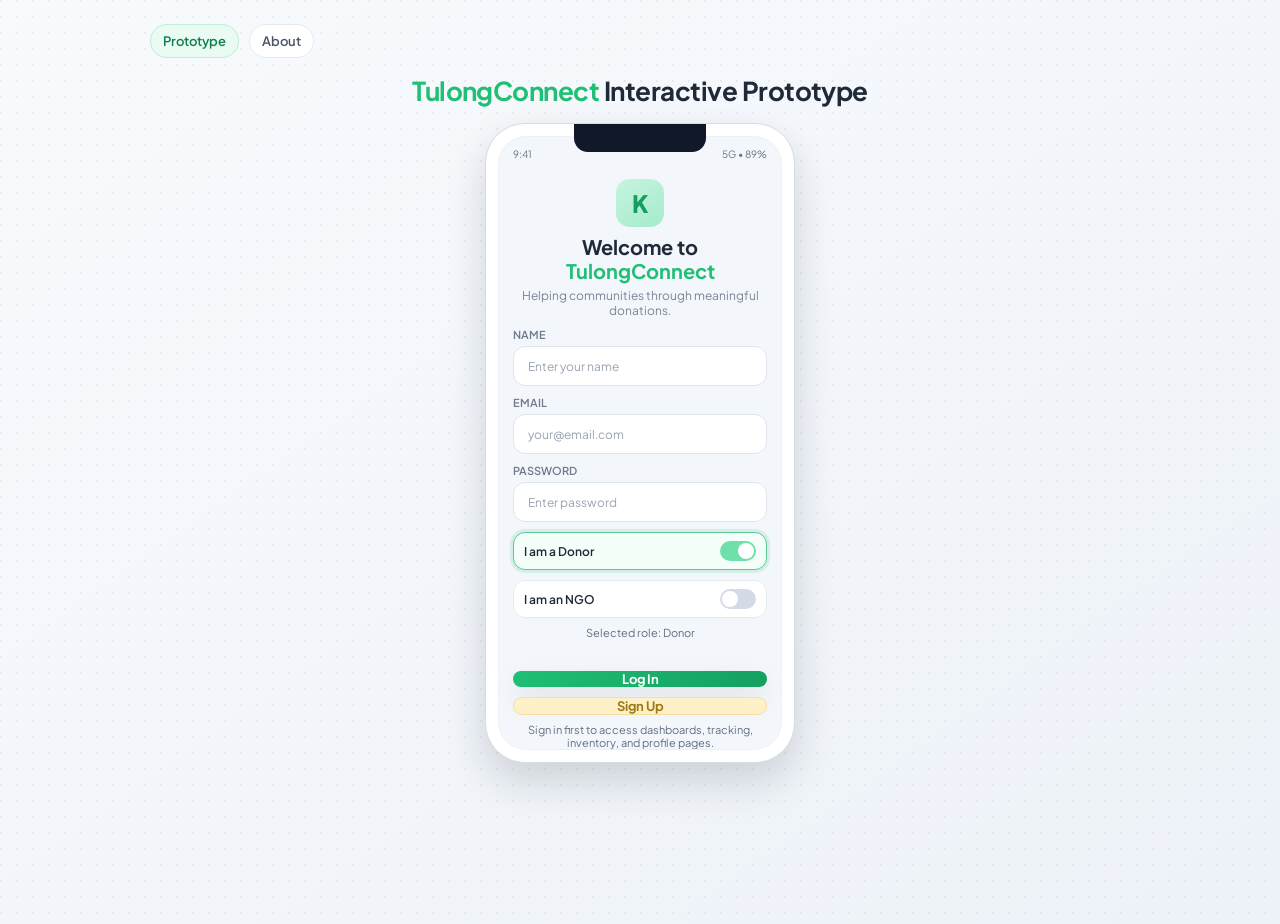
<file: index.html>
<!DOCTYPE html>
<html lang="en">
<head>
  <meta charset="UTF-8" />
  <meta name="viewport" content="width=device-width, initial-scale=1.0" />
  <title>TulongConnect Prototype</title>
  <link rel="preconnect" href="https://fonts.googleapis.com" />
  <link rel="preconnect" href="https://fonts.gstatic.com" crossorigin />
  <link href="https://fonts.googleapis.com/css2?family=Plus+Jakarta+Sans:wght@400;500;600;700;800&display=swap" rel="stylesheet" />
  <link rel="stylesheet" href="./style.css" />
</head>
<body>
  <main class="page">
    <div class="top-links">
      <a class="chip active" href="./index.html">Prototype</a>
      <a class="chip" href="./about.html">About</a>
    </div>

    <div class="title">
      <h1><span class="brand">TulongConnect</span> Interactive Prototype</h1>
    </div>

    <section class="stage">
      <div class="phone">
        <div class="screen-wrap">
          <div class="status"><span>9:41</span><span>5G • 89%</span></div>

          <section class="screen active" id="login">
            <div class="header">
              <div class="logo">K</div>
              <h2 class="h2">Welcome to <span class="brand">TulongConnect</span></h2>
              <p class="sub">Helping communities through meaningful donations.</p>
            </div>
            <div class="input"><label>NAME</label><div class="field"><input class="field-input" id="login-name" type="text" placeholder="Enter your name" /></div></div>
            <div class="input"><label>EMAIL</label><div class="field"><input class="field-input" id="login-email" type="email" placeholder="your@email.com" /></div></div>
            <div class="input"><label>PASSWORD</label><div class="field"><input class="field-input" id="login-password" type="password" placeholder="Enter password" /></div></div>
            <a class="toggle-row role-toggle active-role" data-role="donor"><span style="font-size:12px;font-weight:600">I am a Donor</span><span class="switch"></span></a>
            <a class="toggle-row role-toggle" data-role="ngo"><span style="font-size:12px;font-weight:600">I am an NGO</span><span class="switch"></span></a>
            <p class="role-note" id="role-note">Selected role: Donor</p>
            <p class="input-error" id="login-error"></p>
            <a class="btn btn-green" id="login-submit">Log In</a>
            <a class="btn btn-yellow nav" data-to="signup">Sign Up</a>
            <p class="role-note">Sign in first to access dashboards, tracking, inventory, and profile pages.</p>
          </section>

          <section class="screen" id="signup">
            <div class="header">
              <div class="logo">+</div>
              <h2 class="h2">Create Account</h2>
              <p class="sub">Join as donor or NGO partner.</p>
            </div>
            <div class="input"><label>ORGANIZATION / FULL NAME</label><div class="field"><input class="field-input" id="signup-name" type="text" placeholder="Enter details" /></div></div>
            <div class="input"><label>EMAIL</label><div class="field"><input class="field-input" id="signup-email" type="email" placeholder="name@email.com" /></div></div>
            <div class="input"><label>PASSWORD</label><div class="field"><input class="field-input" id="signup-password" type="password" placeholder="Create a password" /></div></div>
            <p class="input-error" id="signup-error"></p>
            <a class="btn btn-green" id="create-donor-account">Create as Donor</a>
            <a class="btn btn-yellow" id="create-ngo-account">Create as NGO</a>
            <a class="btn btn-pink nav" data-to="login">Back to Login</a>
          </section>

          <section class="screen" id="donor-dashboard">
            <div class="top-nav">
              <div><div class="subname">Welcome back, donor</div><div class="name">TulongConnect</div></div>
              <div class="top-actions">
                <a class="icon nav" data-to="donation-history" title="History">📜</a>
                <a class="icon switch-account" title="Switch Account">⇄</a>
                <a class="icon logout" title="Log Out">⎋</a>
              </div>
            </div>
            <div class="search">🔎 <input class="field-input" type="search" placeholder="Search NGOs or campaigns" /></div>
            <div class="card">
              <div class="row-between"><h3 class="ngo-title">Hope Harbor Foundation</h3><span class="badge">Urgent</span></div>
              <p class="desc">Needs Food Packs and Hygiene Kits.</p>
              <div class="row-between"><span class="desc">Need: Food + Hygiene</span><a class="mini-btn nav" data-to="donation-builder">Donate</a></div>
            </div>
            <div class="card">
              <div class="row-between"><h3 class="ngo-title">CareBridge NGO</h3><span class="badge">Active</span></div>
              <p class="desc">Needs clothes and school supplies.</p>
              <div class="row-between"><span class="desc">Need: Clothes + School</span><a class="mini-btn nav" data-to="donation-builder">Donate</a></div>
            </div>
            <div class="split">
              <a class="btn btn-green nav" data-to="donation-builder">Plan Donation</a>
              <a class="btn btn-yellow nav" data-to="donation-history">Donation History</a>
            </div>
            <div class="bottom-nav">
              <a class="nav-item active nav" data-to="donor-dashboard"><span class="nav-dot">⌂</span><span>Home</span></a>
              <a class="nav-item nav" data-to="donation-history"><span class="nav-dot">♥</span><span>Donations</span></a>
              <a class="nav-item nav" data-to="donor-profile"><span class="nav-dot">◉</span><span>Profile</span></a>
            </div>
          </section>

          <section class="screen" id="donation-builder">
            <div class="top-nav"><div class="name" style="color:#1f2937">Plan Your Donation</div><a class="icon nav" data-to="donor-dashboard">↩</a></div>
            <div class="card">
              <strong style="font-size:12px">Choose NGO</strong>
              <div class="field" style="margin-top:8px"><select class="select-input"><option>Hope Harbor Foundation</option><option>CareBridge NGO</option><option>GreenEarth Relief</option><option>Hands of Care Network</option><option>Unity Outreach Alliance</option></select></div>
            </div>
            <div class="card">
              <strong style="font-size:12px">Categories and Quantity</strong>
              <div class="split" style="margin-top:8px">
                <div class="field"><select class="select-input"><option>Food Packs</option><option>Clothes</option><option>Medical Supplies</option><option>Hygiene Kits</option><option>School Supplies</option><option>Baby Essentials</option></select></div>
                <div class="field"><input class="field-input" type="number" min="1" placeholder="Qty" /></div>
              </div>
              <div class="split" style="margin-top:8px">
                <div class="field"><select class="select-input"><option>Medical Supplies</option><option>Food Packs</option><option>Clothes</option></select></div>
                <div class="field"><input class="field-input" type="number" min="1" placeholder="Qty" /></div>
              </div>
            </div>
            <div class="split">
              <a class="btn btn-yellow nav" data-to="donor-dashboard">Save Draft</a>
              <a class="btn btn-green nav" data-to="donation-history">Submit Donation</a>
            </div>
            <div class="bottom-nav">
              <a class="nav-item nav" data-to="donor-dashboard"><span class="nav-dot">⌂</span><span>Home</span></a>
              <a class="nav-item active nav" data-to="donation-history"><span class="nav-dot">♥</span><span>Donations</span></a>
              <a class="nav-item nav" data-to="donor-profile"><span class="nav-dot">◉</span><span>Profile</span></a>
            </div>
          </section>

          <section class="screen" id="donation-history">
            <div class="top-nav"><div class="name" style="color:#1f2937">Donation History</div><a class="icon nav" data-to="donor-dashboard">↩</a></div>
            <div class="card"><div class="row-between"><strong style="font-size:12px">Total Donations</strong><span class="badge">18 Records</span></div><p class="desc">Recipient, item category, and quantity per donation.</p></div>
            <div class="card"><div class="row-between"><strong style="font-size:11px">Hope Harbor Foundation</strong><span class="badge">Delivered</span></div><p class="desc">Food Packs x25, Hygiene Kits x12</p></div>
            <div class="card"><div class="row-between"><strong style="font-size:11px">CareBridge NGO</strong><span class="badge">In Transit</span></div><p class="desc">Clothes x15, School Supplies x20</p></div>
            <div class="card"><div class="row-between"><strong style="font-size:11px">GreenEarth Relief</strong><span class="badge">Pending</span></div><p class="desc">Medical Supplies x10, Baby Essentials x8</p></div>
            <div class="bottom-nav">
              <a class="nav-item nav" data-to="donor-dashboard"><span class="nav-dot">⌂</span><span>Home</span></a>
              <a class="nav-item active nav" data-to="donation-history"><span class="nav-dot">♥</span><span>Donations</span></a>
              <a class="nav-item nav" data-to="donor-profile"><span class="nav-dot">◉</span><span>Profile</span></a>
            </div>
          </section>

          <section class="screen" id="donor-profile">
            <div class="top-nav">
              <div class="name" style="color:#1f2937">Donor Profile</div>
              <div class="top-actions">
                <a class="icon switch-account" title="Switch Account">⇄</a>
                <a class="icon logout" title="Log Out">⎋</a>
              </div>
            </div>
            <div class="card"><div class="row-between"><strong style="font-size:13px">Jane Donor</strong><span class="badge">Verified</span></div><p class="desc">jane@email.com</p><p class="desc">Total Donations: 18 • Active: 2</p></div>
            <div class="split">
              <a class="btn btn-yellow nav" data-to="donation-history">My Donations</a>
              <a class="btn btn-green nav" data-to="donation-builder">Plan Donation</a>
            </div>
            <div class="split">
              <a class="btn btn-pink nav" data-to="donor-dashboard">Back Home</a>
              <a class="btn btn-green nav" data-to="donation-history">Track Latest</a>
            </div>
            <div class="card">
              <strong style="font-size:12px">Quick Navigation</strong>
              <div class="split" style="margin-top:8px">
                <a class="btn btn-yellow nav" data-to="donor-dashboard">Dashboard</a>
                <a class="btn btn-yellow nav" data-to="donation-builder">Donation Form</a>
              </div>
            </div>
            <div class="bottom-nav">
              <a class="nav-item nav" data-to="donor-dashboard"><span class="nav-dot">⌂</span><span>Home</span></a>
              <a class="nav-item nav" data-to="donation-history"><span class="nav-dot">♥</span><span>Donations</span></a>
              <a class="nav-item active nav" data-to="donor-profile"><span class="nav-dot">◉</span><span>Profile</span></a>
            </div>
          </section>

          <section class="screen" id="ngo-inventory">
            <div class="top-nav">
              <div class="name" style="color:#1f2937">NGO Inventory</div>
              <div class="top-actions">
                <a class="icon nav" data-to="ngo-donor-tracker" title="Tracker">📊</a>
                <a class="icon switch-account" title="Switch Account">⇄</a>
                <a class="icon logout" title="Log Out">⎋</a>
              </div>
            </div>
            <div class="card">
              <div class="item-row"><div class="item-icon">🍚</div><div><div class="item-name">Food Packs</div><div class="progress"><div class="fill" style="width:42%"></div></div></div><span class="badge">Low</span></div>
              <div class="item-row"><div class="item-icon">👕</div><div><div class="item-name">Clothes</div><div class="progress"><div class="fill" style="width:63%"></div></div></div><span class="badge">Med</span></div>
              <div class="item-row" style="margin-bottom:0"><div class="item-icon">🩺</div><div><div class="item-name">Medical Supplies</div><div class="progress"><div class="fill" style="width:31%"></div></div></div><span class="badge">Low</span></div>
            </div>
            <a class="btn btn-yellow nav" data-to="ngo-donor-tracker">View Donor Requests</a>
            <a class="btn btn-green nav" data-to="ngo-profile">Update Inventory</a>
            <div class="bottom-nav">
              <a class="nav-item active nav" data-to="ngo-inventory"><span class="nav-dot">⌂</span><span>Home</span></a>
              <a class="nav-item nav" data-to="ngo-donor-tracker"><span class="nav-dot">☰</span><span>Donors</span></a>
              <a class="nav-item nav" data-to="ngo-profile"><span class="nav-dot">◉</span><span>Profile</span></a>
            </div>
          </section>

          <section class="screen" id="ngo-donor-tracker">
            <div class="top-nav"><div class="name" style="color:#1f2937">Donor Requests</div><a class="icon nav" data-to="ngo-inventory">↩</a></div>
            <div class="card"><div class="row-between"><strong style="font-size:12px">Incoming Donations</strong><span class="badge">12 Active</span></div><p class="desc">Donor, pledged items, quantity, and status.</p></div>
            <div class="card"><div class="row-between"><strong style="font-size:11px">Jane Donor</strong><span class="badge">In Transit</span></div><p class="desc">Food Packs x25, Hygiene Kits x12</p></div>
            <div class="card"><div class="row-between"><strong style="font-size:11px">Alex Rivera</strong><span class="badge">Pending</span></div><p class="desc">Medical Supplies x10, Baby Essentials x8</p></div>
            <div class="card"><div class="row-between"><strong style="font-size:11px">Mia Santos</strong><span class="badge">Delivered</span></div><p class="desc">School Supplies x20, Clothes x15</p></div>
            <div class="bottom-nav">
              <a class="nav-item nav" data-to="ngo-inventory"><span class="nav-dot">⌂</span><span>Home</span></a>
              <a class="nav-item active nav" data-to="ngo-donor-tracker"><span class="nav-dot">☰</span><span>Donors</span></a>
              <a class="nav-item nav" data-to="ngo-profile"><span class="nav-dot">◉</span><span>Profile</span></a>
            </div>
          </section>

          <section class="screen" id="ngo-profile">
            <div class="top-nav">
              <div class="name" style="color:#1f2937">NGO Profile</div>
              <div class="top-actions">
                <a class="icon switch-account" title="Switch Account">⇄</a>
                <a class="icon logout" title="Log Out">⎋</a>
              </div>
            </div>
            <div class="card"><strong style="font-size:13px">Hope Harbor Foundation</strong><p class="desc">Manila, PH • 7 active campaigns</p></div>
            <a class="btn btn-green nav" data-to="ngo-inventory">Inventory</a>
            <a class="btn btn-yellow nav" data-to="ngo-donor-tracker">Donor Requests</a>
            <div class="bottom-nav">
              <a class="nav-item nav" data-to="ngo-inventory"><span class="nav-dot">⌂</span><span>Home</span></a>
              <a class="nav-item nav" data-to="ngo-donor-tracker"><span class="nav-dot">☰</span><span>Donors</span></a>
              <a class="nav-item active nav" data-to="ngo-profile"><span class="nav-dot">◉</span><span>Profile</span></a>
            </div>
          </section>
        </div>
      </div>
    </section>
  </main>

  <script>
    const screens = [...document.querySelectorAll(".screen")];
    const roleToggles = [...document.querySelectorAll(".role-toggle")];
    const roleNote = document.getElementById("role-note");
    const loginSubmit = document.getElementById("login-submit");
    const createDonorAccount = document.getElementById("create-donor-account");
    const createNgoAccount = document.getElementById("create-ngo-account");
    const loginName = document.getElementById("login-name");
    const loginEmail = document.getElementById("login-email");
    const loginPassword = document.getElementById("login-password");
    const signupName = document.getElementById("signup-name");
    const signupEmail = document.getElementById("signup-email");
    const signupPassword = document.getElementById("signup-password");
    const loginError = document.getElementById("login-error");
    const signupError = document.getElementById("signup-error");
    let selectedRole = "donor";
    let isAuthenticated = false;
    const publicScreens = new Set(["login", "signup"]);

    function isValidEmail(email) {
      return /^\S+@\S+\.\S+$/.test(email);
    }

    function clearErrors() {
      loginError.textContent = "";
      signupError.textContent = "";
    }

    function validateAuthFields(nameEl, emailEl, passEl, errorEl) {
      const name = nameEl.value.trim();
      const email = emailEl.value.trim();
      const password = passEl.value;
      if (!name || !email || !password) {
        errorEl.textContent = "Please fill in name, email, and password.";
        return false;
      }
      if (!isValidEmail(email)) {
        errorEl.textContent = "Please enter a valid email address.";
        return false;
      }
      errorEl.textContent = "";
      return true;
    }

    function setRole(role) {
      selectedRole = role;
      roleToggles.forEach((t) => t.classList.toggle("active-role", t.dataset.role === role));
      roleNote.textContent = `Selected role: ${role === "ngo" ? "NGO" : "Donor"}`;
    }

    function showScreen(id) {
      if (!isAuthenticated && !publicScreens.has(id)) id = "login";
      const target = document.getElementById(id);
      if (!target) return;
      screens.forEach((s) => s.classList.toggle("active", s === target));
    }

    document.querySelectorAll(".nav").forEach((item) => {
      item.addEventListener("click", (e) => {
        e.preventDefault();
        if (item.classList.contains("logout")) {
          clearErrors();
          isAuthenticated = false;
          setRole("donor");
        }
        showScreen(item.dataset.to);
      });
    });

    document.querySelectorAll(".switch-account").forEach((item) => {
      item.addEventListener("click", (e) => {
        e.preventDefault();
        clearErrors();
        isAuthenticated = false;
        showScreen("login");
      });
    });

    document.querySelectorAll(".logout").forEach((item) => {
      item.addEventListener("click", (e) => {
        e.preventDefault();
        clearErrors();
        isAuthenticated = false;
        setRole("donor");
        showScreen("login");
      });
    });

    roleToggles.forEach((toggle) => {
      toggle.addEventListener("click", (e) => {
        e.preventDefault();
        setRole(toggle.dataset.role);
      });
    });

    loginSubmit.addEventListener("click", (e) => {
      e.preventDefault();
      if (!validateAuthFields(loginName, loginEmail, loginPassword, loginError)) return;
      isAuthenticated = true;
      showScreen(selectedRole === "ngo" ? "ngo-inventory" : "donor-dashboard");
    });

    createDonorAccount.addEventListener("click", (e) => {
      e.preventDefault();
      if (!validateAuthFields(signupName, signupEmail, signupPassword, signupError)) return;
      isAuthenticated = true;
      setRole("donor");
      showScreen("donor-dashboard");
    });

    createNgoAccount.addEventListener("click", (e) => {
      e.preventDefault();
      if (!validateAuthFields(signupName, signupEmail, signupPassword, signupError)) return;
      isAuthenticated = true;
      setRole("ngo");
      showScreen("ngo-inventory");
    });

    setRole("donor");
  </script>
</body>
</html>
</file>
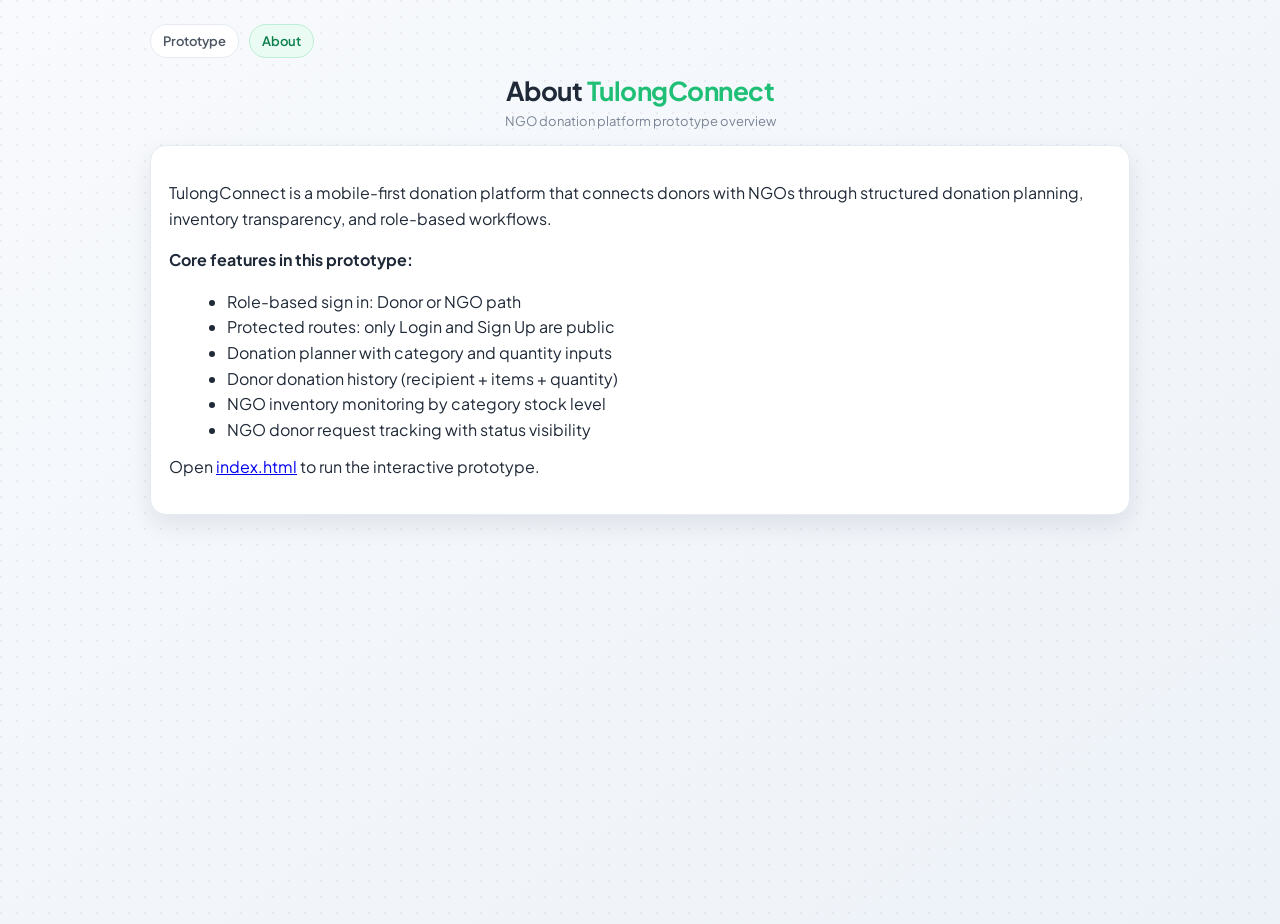
<file: about.html>
<!DOCTYPE html>
<html lang="en">
<head>
  <meta charset="UTF-8" />
  <meta name="viewport" content="width=device-width, initial-scale=1.0" />
  <title>About TulongConnect</title>
  <link rel="preconnect" href="https://fonts.googleapis.com" />
  <link rel="preconnect" href="https://fonts.gstatic.com" crossorigin />
  <link href="https://fonts.googleapis.com/css2?family=Plus+Jakarta+Sans:wght@400;500;600;700;800&display=swap" rel="stylesheet" />
  <link rel="stylesheet" href="./style.css" />
</head>
<body>
  <main class="page">
    <div class="top-links">
      <a class="chip" href="./index.html">Prototype</a>
      <a class="chip active" href="./about.html">About</a>
    </div>

    <div class="title">
      <h1>About <span class="brand">TulongConnect</span></h1>
      <p>NGO donation platform prototype overview</p>
    </div>

    <section class="about-card">
      <p>
        TulongConnect is a mobile-first donation platform that connects donors with NGOs
        through structured donation planning, inventory transparency, and role-based workflows.
      </p>
      <p><strong>Core features in this prototype:</strong></p>
      <ul>
        <li>Role-based sign in: Donor or NGO path</li>
        <li>Protected routes: only Login and Sign Up are public</li>
        <li>Donation planner with category and quantity inputs</li>
        <li>Donor donation history (recipient + items + quantity)</li>
        <li>NGO inventory monitoring by category stock level</li>
        <li>NGO donor request tracking with status visibility</li>
      </ul>
      <p style="margin-top:12px;">
        Open <a href="./index.html">index.html</a> to run the interactive prototype.
      </p>
    </section>
  </main>
</body>
</html>
</file>
<file: style.css>
:root {
  --green: #1fbf75;
  --green-dark: #149f61;
  --pink: #f35bb6;
  --pink-dark: #de41a1;
  --yellow-bg: #fff1c7;
  --yellow-border: #f4dea0;
  --bg: #f3f6fa;
  --text: #1f2937;
  --muted: #7a8596;
  --line: #e6ebf2;
  --card: #ffffff;
  --shadow-soft: 0 10px 24px rgba(17, 24, 39, 0.09);
  --shadow-phone: 0 18px 40px rgba(17, 24, 39, 0.16);
}

* {
  box-sizing: border-box;
}

body {
  margin: 0;
  min-height: 100vh;
  font-family: "Plus Jakarta Sans", system-ui, -apple-system, Segoe UI, sans-serif;
  color: var(--text);
  background:
    radial-gradient(circle at 1px 1px, rgba(15, 23, 42, 0.06) 1px, transparent 0) 0 0 / 16px 16px,
    linear-gradient(145deg, #f8fafd, #edf2f8);
}

.page {
  width: min(980px, 92vw);
  margin: 24px auto 40px;
}

.top-links {
  display: flex;
  gap: 10px;
  margin-bottom: 16px;
}

.chip {
  text-decoration: none;
  border: 1px solid var(--line);
  border-radius: 999px;
  background: #fff;
  color: #4b5563;
  padding: 8px 12px;
  font-size: 13px;
  font-weight: 600;
}

.chip.active {
  background: #e9fbf2;
  color: #0f7f4d;
  border-color: #bdeed6;
}

.title {
  text-align: center;
  margin-bottom: 16px;
}

.title h1 {
  margin: 0;
  font-size: 26px;
  letter-spacing: -0.02em;
}

.title p {
  margin: 6px 0 0;
  color: var(--muted);
  font-size: 13px;
}

.brand {
  color: var(--green);
}

.stage {
  width: min(100%, 420px);
  margin: 0 auto;
  text-align: center;
}

.phone {
  width: 310px;
  height: 640px;
  margin: 0 auto;
  border: 1.5px solid #d5dce7;
  border-radius: 40px;
  background: #fff;
  box-shadow: var(--shadow-phone);
  padding: 12px;
  position: relative;
  overflow: hidden;
  text-align: left;
}

.phone::before {
  content: "";
  position: absolute;
  top: 0;
  left: 50%;
  transform: translateX(-50%);
  width: 132px;
  height: 28px;
  border-radius: 0 0 14px 14px;
  background: #111827;
  z-index: 5;
}

.screen-wrap {
  width: 100%;
  height: 100%;
  border-radius: 28px;
  overflow: hidden;
  border: 1px solid #edf1f6;
  background: var(--bg);
  position: relative;
}

.status {
  height: 28px;
  font-size: 10px;
  color: #697386;
  display: flex;
  justify-content: space-between;
  align-items: flex-end;
  padding: 0 14px 5px;
}

.screen {
  position: absolute;
  inset: 28px 0 0;
  height: calc(100% - 28px);
  padding: 12px 14px;
  display: none;
  flex-direction: column;
  gap: 10px;
  animation: screenIn 0.22s ease;
}

.screen.active {
  display: flex;
}

@keyframes screenIn {
  from {
    opacity: 0;
    transform: translateY(6px);
  }
  to {
    opacity: 1;
    transform: translateY(0);
  }
}

.top-nav,
.card {
  background: var(--card);
  border: 1px solid var(--line);
  border-radius: 14px;
  box-shadow: var(--shadow-soft);
}

.top-nav {
  padding: 10px 12px;
  display: flex;
  justify-content: space-between;
  align-items: center;
}

.name {
  font-size: 14px;
  font-weight: 800;
  color: var(--green);
}

.subname {
  font-size: 10px;
  color: var(--muted);
}

.icon {
  width: 28px;
  height: 28px;
  border-radius: 10px;
  border: 1px solid #e4ebf4;
  background: #f0f5fb;
  color: #5f6d82;
  text-decoration: none;
  display: grid;
  place-items: center;
  font-size: 12px;
}

.top-actions {
  display: inline-flex;
  gap: 6px;
}

.header {
  text-align: center;
  margin-top: 2px;
}

.logo {
  width: 48px;
  height: 48px;
  border-radius: 14px;
  margin: 0 auto 8px;
  display: grid;
  place-items: center;
  font-size: 24px;
  font-weight: 800;
  color: var(--green-dark);
  background: linear-gradient(145deg, #c7f4df, #a4ebcc);
}

.h2 {
  margin: 0;
  font-size: 20px;
  line-height: 1.2;
}

.sub {
  margin: 5px 0 0;
  color: var(--muted);
  font-size: 12px;
}

.input {
  display: flex;
  flex-direction: column;
  gap: 5px;
}

.input label {
  font-size: 11px;
  font-weight: 600;
  color: #6f7a8b;
}

.field,
.search {
  height: 40px;
  border-radius: 12px;
  border: 1px solid #dfe5ee;
  background: #fff;
  color: #9aa4b2;
  padding: 0 12px;
  display: flex;
  align-items: center;
  font-size: 12px;
}

.search {
  gap: 8px;
  border-color: #e3e8f0;
}

.field-input,
.select-input {
  width: 100%;
  height: 100%;
  border: none;
  outline: none;
  background: transparent;
  font: inherit;
  color: #334155;
}

.field-input::placeholder {
  color: #9aa4b2;
}

.select-input {
  appearance: none;
}

.toggle-row {
  border-radius: 12px;
  border: 1px solid #e5eaf1;
  background: #fff;
  color: inherit;
  text-decoration: none;
  padding: 8px 10px;
  display: flex;
  justify-content: space-between;
  align-items: center;
  cursor: pointer;
  transition: border-color 0.2s ease, box-shadow 0.2s ease;
}

.toggle-row:hover {
  border-color: #8adfba;
  box-shadow: 0 0 0 3px rgba(31, 191, 117, 0.12);
}

.toggle-row.active-role {
  border-color: #59c995;
  background: #f4fff9;
  box-shadow: 0 0 0 3px rgba(31, 191, 117, 0.14);
}

.switch {
  width: 36px;
  height: 20px;
  border-radius: 20px;
  background: #d5dbe6;
  position: relative;
}

.switch::after {
  content: "";
  width: 16px;
  height: 16px;
  border-radius: 50%;
  background: #fff;
  position: absolute;
  left: 2px;
  top: 2px;
}

.toggle-row.active-role .switch {
  background: #6fe0aa;
}

.toggle-row.active-role .switch::after {
  left: 18px;
}

.card {
  padding: 11px;
}

.row-between {
  display: flex;
  justify-content: space-between;
  align-items: center;
  gap: 8px;
}

.ngo-title {
  margin: 0;
  font-size: 12px;
  font-weight: 700;
}

.desc {
  margin: 4px 0;
  color: var(--muted);
  font-size: 11px;
  line-height: 1.35;
}

.badge {
  border-radius: 999px;
  background: #d6f5e6;
  color: #157247;
  padding: 4px 8px;
  font-size: 10px;
  font-weight: 700;
}

.btn,
.mini-btn,
.nav-item {
  text-decoration: none;
  cursor: pointer;
}

.btn {
  height: 42px;
  border-radius: 12px;
  display: flex;
  align-items: center;
  justify-content: center;
  font-size: 13px;
  font-weight: 700;
  color: #fff;
  box-shadow: var(--shadow-soft);
}

.btn-green {
  background: linear-gradient(135deg, var(--green), var(--green-dark));
}

.btn-pink {
  background: linear-gradient(135deg, var(--pink), var(--pink-dark));
}

.btn-yellow {
  background: var(--yellow-bg);
  color: #9b7a14;
  border: 1px solid var(--yellow-border);
  box-shadow: none;
}

.split {
  display: grid;
  grid-template-columns: 1fr 1fr;
  gap: 8px;
}

.mini-btn {
  height: 30px;
  border-radius: 10px;
  background: #fce0f0;
  color: #af2d79;
  font-size: 11px;
  font-weight: 700;
  padding: 0 12px;
  display: inline-flex;
  align-items: center;
}

.progress {
  height: 8px;
  border-radius: 999px;
  background: #e9edf3;
  overflow: hidden;
}

.fill {
  height: 100%;
  background: linear-gradient(90deg, var(--green), #5de3ad);
}

.item-row {
  display: grid;
  grid-template-columns: 26px 1fr auto;
  gap: 8px;
  align-items: center;
  margin-bottom: 9px;
}

.item-icon {
  width: 26px;
  height: 26px;
  border-radius: 8px;
  background: #ffe9f6;
  color: #af2d79;
  display: grid;
  place-items: center;
  font-size: 13px;
}

.item-name {
  font-size: 11px;
  font-weight: 700;
  margin-bottom: 4px;
}

.bottom-nav {
  margin-top: auto;
  height: 58px;
  border-radius: 14px;
  border: 1px solid #edf1f6;
  background: #fff;
  box-shadow: var(--shadow-soft);
  display: grid;
  grid-template-columns: repeat(3, 1fr);
  align-items: center;
  text-align: center;
  font-size: 10px;
  color: #7b8593;
}

.nav-item {
  color: inherit;
  display: flex;
  flex-direction: column;
  align-items: center;
  gap: 3px;
  font-weight: 600;
}

.nav-item.active {
  color: #15985d;
}

.nav-dot {
  width: 17px;
  height: 17px;
  border-radius: 6px;
  border: 1px solid #dce4ee;
  background: #f5f8fc;
  display: grid;
  place-items: center;
  font-size: 9px;
}

.role-note {
  font-size: 11px;
  color: #5f6f84;
  text-align: center;
  margin: -2px 0 0;
}

.input-error {
  min-height: 14px;
  margin: -2px 0 0;
  text-align: center;
  font-size: 11px;
  color: #c0362c;
}

.hint {
  margin-top: 12px;
  font-size: 12px;
  color: var(--muted);
  text-align: center;
}

.about-card {
  background: #fff;
  border: 1px solid var(--line);
  border-radius: 16px;
  box-shadow: var(--shadow-soft);
  padding: 18px;
  line-height: 1.6;
}

ul {
  margin: 8px 0 0 18px;
}
</file>
